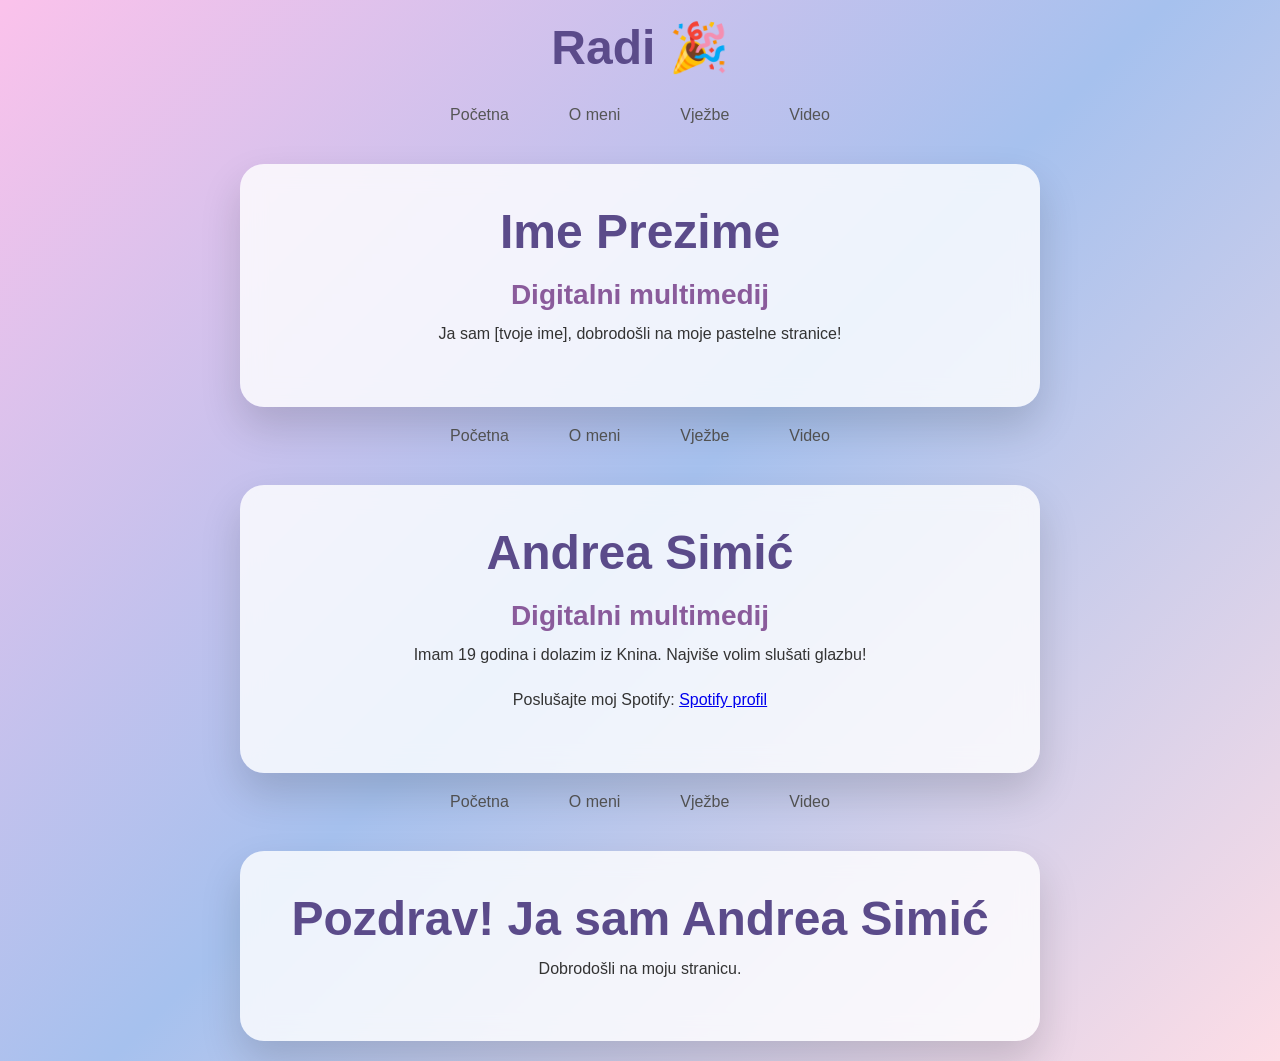
<file: index.html>
<!DOCTYPE html>
<html>
<head>
  <meta charset="UTF-8">
  <title>Moja stranica</title>
  <link rel="stylesheet" href="style.css">
</head>
<body>
  <h1>Radi 🎉</h1>
</body>
</html>
<!DOCTYPE html>
<html lang="hr">
<head>
  <meta charset="UTF-8">
  <title>Ime Prezime</title>
  <link rel="stylesheet" href="style.css">
</head>
<body>

  <nav>
    <ul>
      <li><a href="index.html">Početna</a></li>
      <li><a href="o_meni.html">O meni</a></li>
      <li><a href="vjezbe.html">Vježbe</a></li>
      <li><a href="video.html">Video</a></li>
    </ul>
  </nav>

  <div class="container">
    <h1>Ime Prezime</h1>
    <h2>Digitalni multimedij</h2>
    <p>Ja sam [tvoje ime], dobrodošli na moje pastelne stranice!</p>
  </div>

</body>
</html>
<!DOCTYPE html>
<html lang="hr">
<head>
  <meta charset="UTF-8">
  <title>Andrea Simić</title>
  <link rel="stylesheet" href="style.css">
</head>
<body>

<nav>
  <ul>
    <li><a href="index.html">Početna</a></li>
    <li><a href="o_meni.html">O meni</a></li>
    <li><a href="vjezbe.html">Vježbe</a></li>
    <li><a href="video.html">Video</a></li>
  </ul>
</nav>

<div class="container">
  <h1>Andrea Simić</h1>
  <h2>Digitalni multimedij</h2>
  <p>Imam 19 godina i dolazim iz Knina. Najviše volim slušati glazbu!</p>
  <p>Poslušajte moj Spotify: 
    <a href="https://open.spotify.com/user/lmyvtshn67dvqtfhcwj23yqkc?si=84cb1c91ba0448d4" target="_blank">Spotify profil</a>
  </p>
</div>

</body>
</html>
<!DOCTYPE html>
<html lang="hr">
<head>
  <meta charset="UTF-8">
  <title>Andrea Simić</title>
  <link rel="stylesheet" href="style.css">
</head>
<body>

<nav>
  <ul>
    <li><a href="index.html">Početna</a></li>
    <li><a href="o_meni.html">O meni</a></li>
    <li><a href="vjezbe.html">Vježbe</a></li>
    <li><a href="video.html">Video</a></li>
  </ul>
</nav>

<div class="container">
  <h1>Pozdrav! Ja sam Andrea Simić</h1>
  <p>Dobrodošli na moju stranicu.</p>
</div>

</body>
</html>
</file>
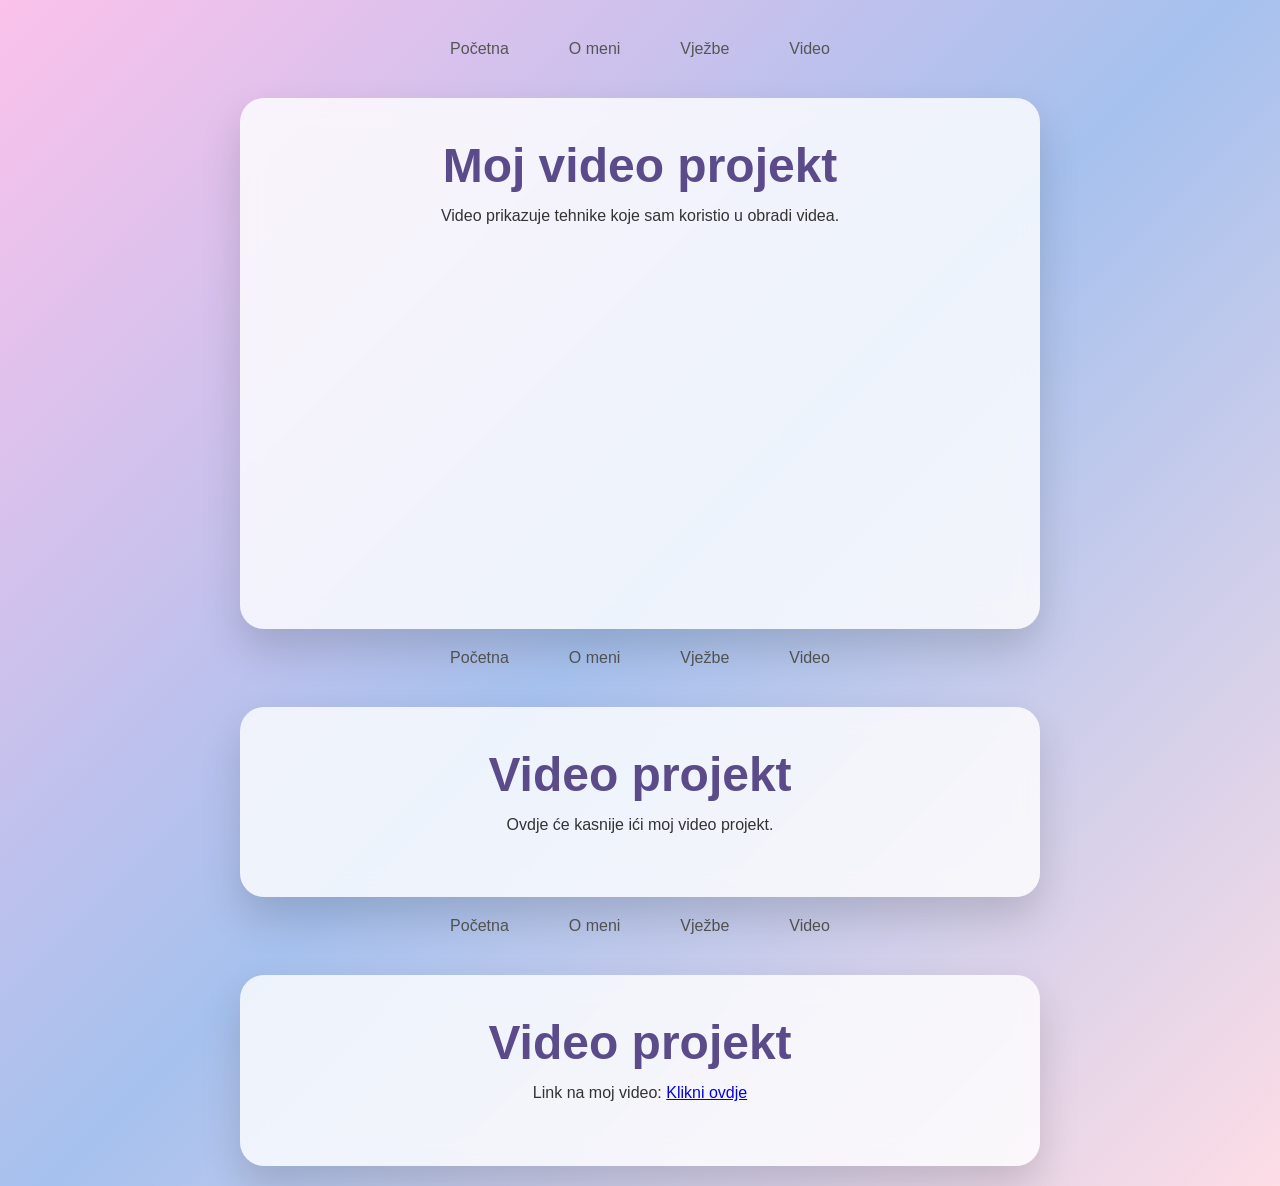
<file: video.html>
<!DOCTYPE html>
<html lang="hr">
<head>
  <meta charset="UTF-8">
  <title>Video projekt</title>
  <link rel="stylesheet" href="style.css">
</head>
<body>

  <nav>
    <ul>
      <li><a href="index.html">Početna</a></li>
      <li><a href="o_meni.html">O meni</a></li>
      <li><a href="vjezbe.html">Vježbe</a></li>
      <li><a href="video.html">Video</a></li>
    </ul>
  </nav>

  <div class="container">
    <h1>Moj video projekt</h1>
    <p>Video prikazuje tehnike koje sam koristio u obradi videa.</p>

    <!-- Mjesto za video -->
    <div class="placeholder" style="width: 600px; height: 340px;"></div>
  </div>

</body>
</html>
<!DOCTYPE html>
<html lang="hr">
<head>
  <meta charset="UTF-8">
  <title>Video projekt</title>
  <link rel="stylesheet" href="style.css">
</head>
<body>

<nav>
  <ul>
    <li><a href="index.html">Početna</a></li>
    <li><a href="o_meni.html">O meni</a></li>
    <li><a href="vjezbe.html">Vježbe</a></li>
    <li><a href="video.html">Video</a></li>
  </ul>
</nav>

<div class="container">
  <h1>Video projekt</h1>
  <p>Ovdje će kasnije ići moj video projekt.</p>
</div>

</body>
</html>
<!DOCTYPE html>
<html lang="hr">
<head>
  <meta charset="UTF-8">
  <title>Video projekt</title>
  <link rel="stylesheet" href="style.css">
</head>
<body>

<nav>
  <ul>
    <li><a href="index.html">Početna</a></li>
    <li><a href="o_meni.html">O meni</a></li>
    <li><a href="vjezbe.html">Vježbe</a></li>
    <li><a href="video.html">Video</a></li>
  </ul>
</nav>

<div class="container">
  <h1>Video projekt</h1>
  <p>Link na moj video: <a href="https://drive.google.com/drive/folders/1vgVxYlM4glGKphBcTIHM5ZfdC11FqQ8b?usp=sharing" target="_blank">Klikni ovdje</a></p>
</div>

</body>
</html>
</file>
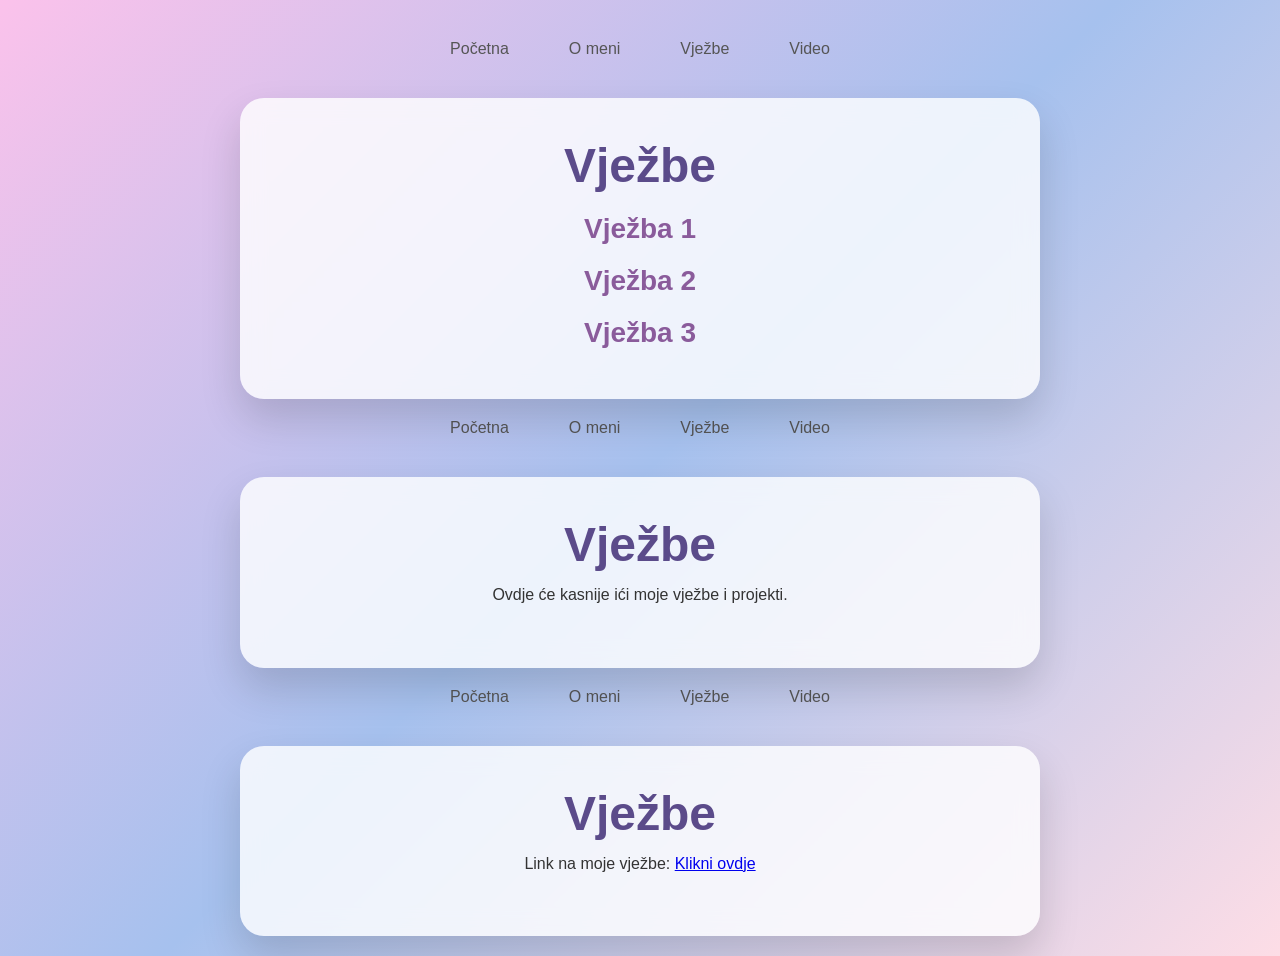
<file: vjezbe.html>
<!DOCTYPE html>
<html lang="hr">
<head>
  <meta charset="UTF-8">
  <title>Vježbe</title>
  <link rel="stylesheet" href="style.css">
</head>
<body>

  <nav>
    <ul>
      <li><a href="index.html">Početna</a></li>
      <li><a href="o_meni.html">O meni</a></li>
      <li><a href="vjezbe.html">Vježbe</a></li>
      <li><a href="video.html">Video</a></li>
    </ul>
  </nav>

  <div class="container">
    <h1>Vježbe</h1>

    <h2>Vježba 1</h2>
    <div class="placeholder"></div>

    <h2>Vježba 2</h2>
    <div class="placeholder"></div>

    <h2>Vježba 3</h2>
    <div class="placeholder"></div>
  </div>

</body>
</html>
<!DOCTYPE html>
<html lang="hr">
<head>
  <meta charset="UTF-8">
  <title>Vježbe</title>
  <link rel="stylesheet" href="style.css">
</head>
<body>

<nav>
  <ul>
    <li><a href="index.html">Početna</a></li>
    <li><a href="o_meni.html">O meni</a></li>
    <li><a href="vjezbe.html">Vježbe</a></li>
    <li><a href="video.html">Video</a></li>
  </ul>
</nav>

<div class="container">
  <h1>Vježbe</h1>
  <p>Ovdje će kasnije ići moje vježbe i projekti.</p>
</div>

</body>
</html>
<!DOCTYPE html>
<html lang="hr">
<head>
  <meta charset="UTF-8">
  <title>Vježbe</title>
  <link rel="stylesheet" href="style.css">
</head>
<body>

<nav>
  <ul>
    <li><a href="index.html">Početna</a></li>
    <li><a href="o_meni.html">O meni</a></li>
    <li><a href="vjezbe.html">Vježbe</a></li>
    <li><a href="video.html">Video</a></li>
  </ul>
</nav>

<div class="container">
  <h1>Vježbe</h1>
  <p>Link na moje vježbe: <a href="https://drive.google.com/drive/folders/16X4GLcBKP6SbZgHgpYvaDJ2a_oPaGghC?usp=sharing" target="_blank">Klikni ovdje</a></p>
</div>

</body>
</html>
</file>
<file: style.css>
/* Reset i font */
* {
  margin: 0;
  padding: 0;
  box-sizing: border-box;
  font-family: 'Poppins', sans-serif;
}

body {
  min-height: 100vh;
  display: flex;
  flex-direction: column;
  align-items: center;
  background: linear-gradient(135deg, #fbc2eb, #a6c1ee, #fddde6);
  color: #333;
  padding: 20px;
  overflow-x: hidden;
}

/* Navigacija */
nav ul {
  list-style: none;
  display: flex;
  gap: 20px;
  padding: 20px 0;
}

nav ul li a {
  text-decoration: none;
  color: #555;
  font-weight: 500;
  padding: 10px 20px;
  border-radius: 12px;
  transition: all 0.3s ease;
}

nav ul li a:hover {
  background: rgba(255, 255, 255, 0.7);
  color: #000;
}

/* Kartica sa sadržajem */
.container {
  background: rgba(255, 255, 255, 0.8);
  backdrop-filter: blur(12px);
  padding: 40px;
  border-radius: 24px;
  width: 90%;
  max-width: 800px;
  text-align: center;
  box-shadow: 0 20px 40px rgba(0, 0, 0, 0.15);
  margin-top: 20px;
  position: relative;
  animation: float 6s ease-in-out infinite;
}

/* Naslov i podnaslov */
h1 {
  font-size: 48px;
  color: #5b4b8a;
  margin-bottom: 10px;
}

h2 {
  font-size: 28px;
  color: #8a5b9b;
  margin: 20px 0 10px;
}

/* Paragraf */
p {
  font-size: 16px;
  line-height: 1.6;
  color: #333;
  margin-bottom: 20px;
}

/* Mjesta za slike */
img.placeholder {
  width: 200px;
  height: 150px;
  background-colo
/* Reset i font */
* {
  margin: 0;
  padding: 0;
  box-sizing: border-box;
  font-family: 'Poppins', sans-serif;
}

body {
  min-height: 100vh;
  display: flex;
  flex-direction: column;
  align-items: center;
  background: linear-gradient(135deg, #fcd5ce, #f8edeb, #d5f4e6);
  color: #333;
  padding: 20px;
}

/* Navigacija */
nav ul {
  list-style: none;
  display: flex;
  gap: 20px;
  padding: 20px 0;
}

nav ul li a {
  text-decoration: none;
  color: #555;
  font-weight: 600;
  padding: 10px 20px;
  border-radius: 12px;
  transition: all 0.3s ease;
}

nav ul li a:hover {
  background: rgba(255, 255, 255, 0.7);
  color: #000;
}

/* Kartica sa sadržajem */
.container {
  background: rgba(255, 255, 255, 0.85);
  backdrop-filter: blur(8px);
  padding: 40px;
  border-radius: 24px;
  width: 90%;
  max-width: 800px;
  text-align: center;
  box-shadow: 0 15px 35px rgba(0, 0, 0, 0.12);
  margin-top: 20px;
  animation: float 6s ease-in-out infinite;
}

/* Naslov i podnaslov */
h1 {
  font-size: 48px;
  color: #7d5ba6;
  margin-bottom: 10px;
}

h2 {
  font-size: 28px;
  color: #a678d2;
  margin: 20px 0 10px;
}

/* Paragraf */
p {
  font-size: 16px;
  line-height: 1.6;
  color: #333;
  margin-bottom: 20px;
}

/* Slike */
img {
  max-width: 200px;
  margin: 10px;
  border-radius: 12px;
  transition: transform 0.3s ease;
}

img:hover {
  transform: scale(1.05);
}

/* Dugmad */
button {
  background: linear-gradient(135deg, #a18cd1, #fbc2eb);
  border: none;
  padding: 12px 28px;
  border-radius: 999px;
  color: white;
  font-size: 16px;
  cursor: pointer;
  transition: transform 0.3s ease, box-shadow 0.3s ease;
}

button:hover {
  transform: translateY(-3px) scale(1.05);
  box-shadow: 0 10px 20px rgba(0,0,0,0.2);
}

/* Video i iframe */
iframe, video {
  max-width: 100%;
  border-radius: 12px;
  margin-top: 20px;
}

/* Animacija lebdenja */
@keyframes float {
  0% { transform: translateY(0px); }
  50% { transform: translateY(-10px); }
  100% { transform: translateY(0px); }
}
body {
  font-family: 'Poppins', sans-serif;
  background: linear-gradient(135deg, #fcd5ce, #f8edeb, #d5f4e6);
  color: #333;
  margin: 0;
  padding: 20px;
  text-align: center;
}

nav ul {
  list-style: none;
  display: flex;
  gap: 20px;
  justify-content: center;
  padding: 20px 0;
}

nav ul li a {
  text-decoration: none;
  color: #555;
  font-weight: 600;
  padding: 10px 20px;
  border-radius: 12px;
  transition: all 0.3s ease;
}

nav ul li a:hover {
  background: rgba(255, 255, 255, 0.7);
  color: #000;
}

.container {
  background: rgba(255, 255, 255, 0.85);
  padding: 40px;
  border-radius: 24px;
  max-width: 800px;
  margin: auto;
  box-shadow: 0 15px 35px rgba(0, 0, 0, 0.12);
}
</file>
